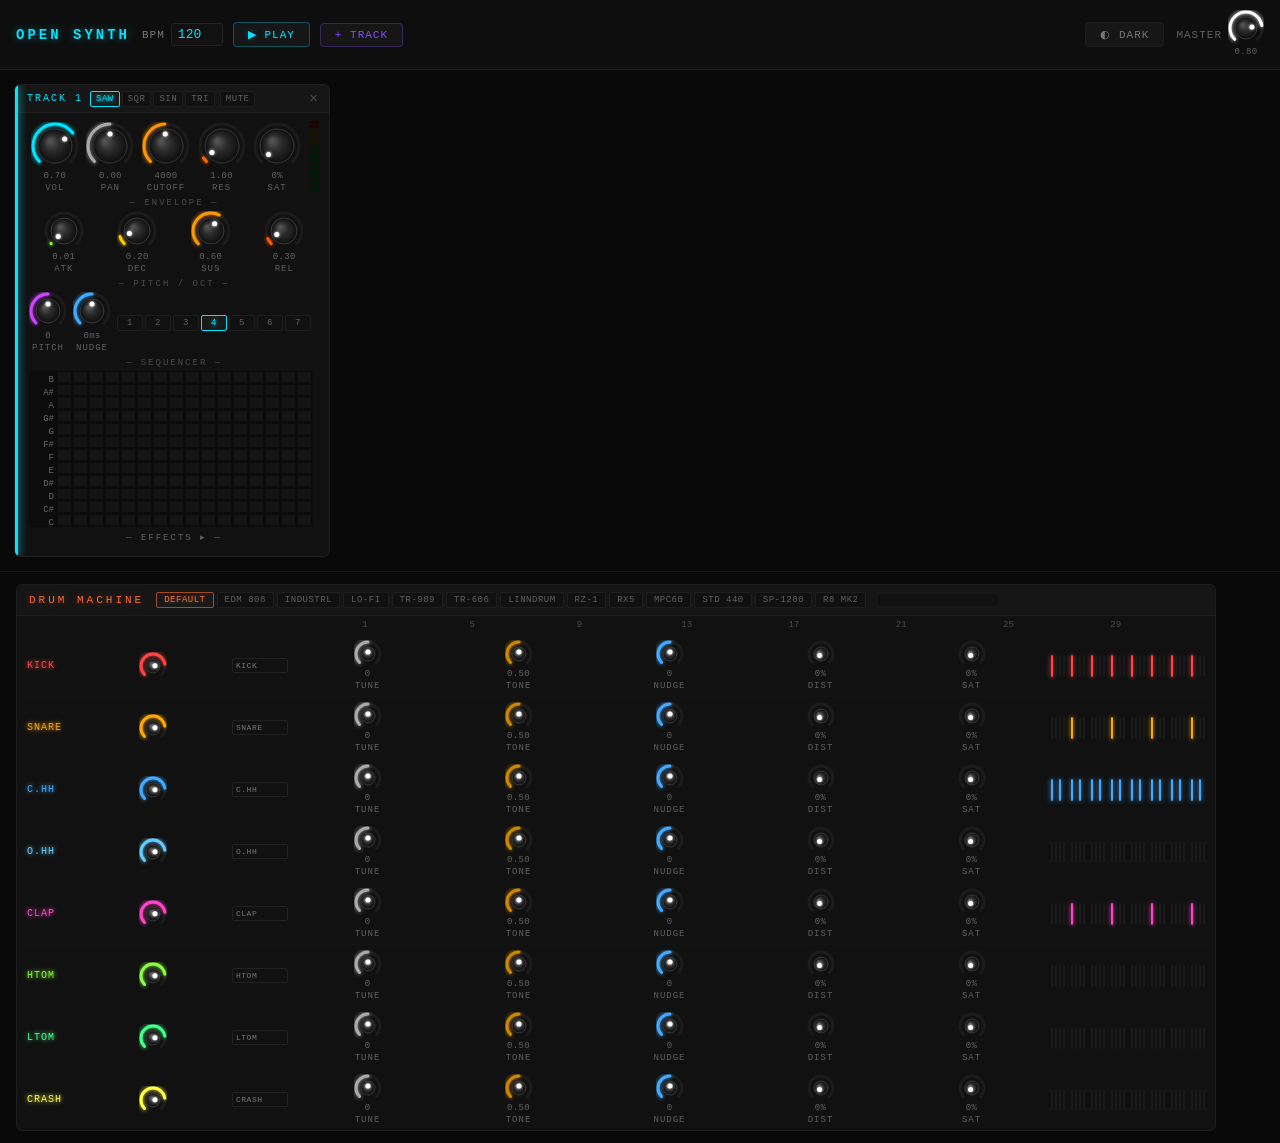
<file: index.html>
<!DOCTYPE html>
<html lang="en">
<head>
<meta charset="UTF-8">
<meta name="viewport" content="width=device-width, initial-scale=1">
<title>Open Synth</title>
<link rel="stylesheet" href="style.css">
<script>
  if (localStorage.getItem('opensynth-theme') === 'light')
    document.documentElement.classList.add('light-mode');
</script>
</head>
<body>

<header class="app-header">
  <div class="app-logo">OPEN SYNTH</div>

  <div class="transport">
    <div class="bpm-wrap">
      BPM
      <input id="bpm" class="bpm-input" value="120" type="number" min="20" max="300">
    </div>
    <button id="play-btn" class="btn btn-play" onclick="handlePlay()">&#9654; PLAY</button>
    <button class="btn btn-add" onclick="addTrack()">+ TRACK</button>
  </div>

  <button id="theme-btn" class="btn btn-theme" onclick="toggleTheme()">◐ DARK</button>

  <div class="master-wrap">
    MASTER
    <div id="master-vol-knob"></div>
  </div>
</header>

<div id="rack"></div>

<div id="drum-section"></div>

<script src="voice.js"></script>
<script src="voiceManager.js"></script>
<script src="audioEngine.js"></script>
<script src="scheduler.js"></script>
<script src="knob.js"></script>
<script src="effects.js"></script>
<script src="drums.js"></script>
<script src="ui.js"></script>

</body>
</html>
</file>
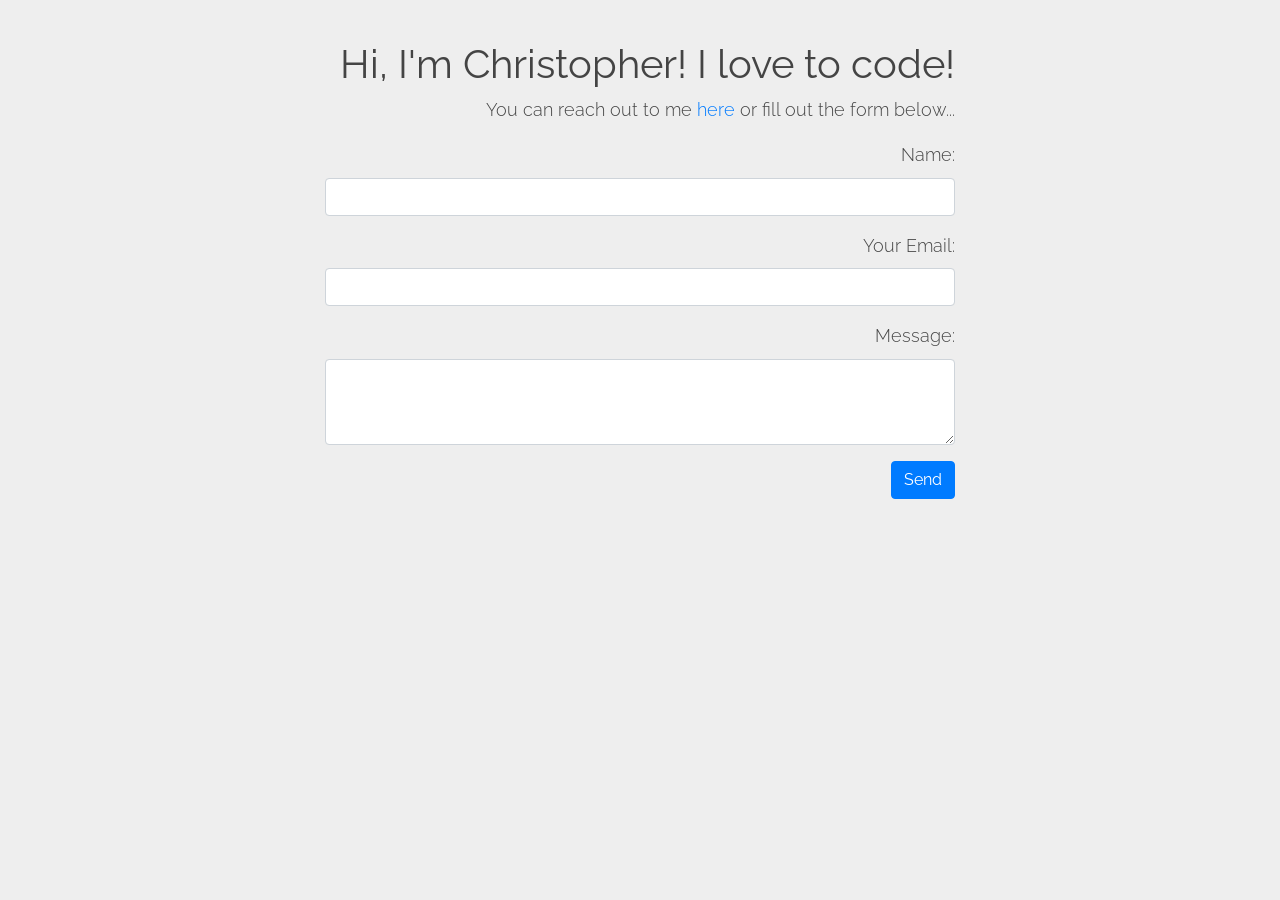
<file: Old_index.html>
<!DOCTYPE html>
<html lang="en">
<head>
    <meta charset="UTF-8">
    <meta name="viewport" content="width=device-width, initial-scale=1.0">
    <meta http-equiv="X-UA-Compatible" content="ie=edge">
    <link href="https://fonts.googleapis.com/css?family=Raleway&display=swap" rel="stylesheet">
    <title>Christopher Dion</title>
    <link href="https://fonts.googleapis.com/css?family=Raleway:300,400&display=swap" rel="stylesheet" />
    <link rel="stylesheet" href="https://stackpath.bootstrapcdn.com/bootstrap/4.4.1/css/bootstrap.min.css"
        integrity="sha384-Vkoo8x4CGsO3+Hhxv8T/Q5PaXtkKtu6ug5TOeNV6gBiFeWPGFN9MuhOf23Q9Ifjh" crossorigin="anonymous" />
    <style>
        body {
            margin: 40px auto;
            max-width: 650px;
            line-height: 1.6;
            font-size: 18px;
            color: #444;
            padding: 0 10px;
            background: #eeeeee;
            text-align: right;
            font-family: "Raleway", sans-serif;
        }
    
        h1,
        h2,
        h3 {
            line-height: 1.2;
        }
    
        h1 {
            font-weight: 400;
        }
    
        p,
        label {
            font-weight: 300;
        }
    </style>
    </head>
    
    <body>
        <h1>Hi, I'm Christopher! I love to code!</h1>
        <p>
            You can reach out to me <a href="mailto:dion315@gmail.com">here</a> or
            fill out the form below...
        </p>
        <form action="https://mailthis.to/dion315@gmail.com" method="POST">
            <div class="form-group">
                <label>Name:</label>
                <input type="text" class="form-control" name="Name" />
            </div>
            <div class="form-group">
                <label>Your Email:</label>
                <input type="email" class="form-control" name="_replyto" required />
            </div>
            <div class="form-group">
                <label>Message:</label>
                <textarea class="form-control" name="Message" rows="3"></textarea>
            </div>
            <input type="hidden" name="_honeypot" value="" /> <!-- the beauty of this is
            that it will work with the service to not allow a submittal that has
            anything in the honeypot! -->
            <button type="submit" class="btn btn-primary">Send</button>
        </form>
    </body>
    
    </html>

</head>
<body>
    
</body>
</html>
</file>
<file: style.css>
/* ── CSS Custom Properties ────────────────────────────────────────────────────── */
:root {
  /* Backgrounds */
  --bg:         #080808;
  --bg-rack:    #090909;
  --s0:         #0c0c0c;   /* seq canvas, deep wells */
  --s1:         #0e0e0e;   /* app-header, fx-rows */
  --s2:         #111111;   /* modules, drum machine, inputs */
  --s3:         #161616;   /* mod-headers, drum-header, btn bg */
  --s4:         #1a1a1a;   /* active/hover surfaces */

  /* Borders */
  --b0: #131313;
  --b1: #1a1a1a;
  --b2: #1e1e1e;
  --b3: #252525;
  --b4: #444444;

  /* Text — all bumped for readability */
  --t1: #cccccc;   /* primary body text */
  --t2: #999999;   /* secondary */
  --t3: #777777;   /* subdued (was #555) */
  --t4: #606060;   /* dim labels (was #3a3a3a / #444) */
  --t5: #4a4a4a;   /* ghost / section labels (was #252525) */

  /* Knob canvas */
  --kn-track: #1c1c1c;
  --kn-hi:    #525252;
  --kn-mid:   #2c2c2c;
  --kn-lo:    #0e0e0e;
  --kn-rim:   #3a3a3a;

  /* Sequencer grid canvas */
  --grid-off:        #141414;
  --grid-off-act:    #1e2a2a;
  --grid-lbl:        #686868;

  /* VU meter off-segments */
  --vu-r:  #200000;
  --vu-y:  #1a1000;
  --vu-g:  #001a08;

  /* Interactive */
  --input-bg:       #111111;
  --input-bdr:      #222222;
  --accent-cyan:    #00e5ff;
  --btn-play-hover: #001a1f;
  --btn-add-hover:  #0d0019;
  --scrollbar-bg:   #090909;
  --scrollbar-thumb:#252525;
}

:root.light-mode {
  --bg:         #dedede;
  --bg-rack:    #d2d2d2;
  --s0:         #eeeeee;
  --s1:         #c6c6c6;
  --s2:         #e4e4e4;
  --s3:         #d0d0d0;
  --s4:         #dadada;

  --b0: #c0c0c0;
  --b1: #b6b6b6;
  --b2: #aaaaaa;
  --b3: #989898;
  --b4: #686868;

  --t1: #1a1a1a;
  --t2: #3a3a3a;
  --t3: #555555;
  --t4: #686868;
  --t5: #888888;

  --kn-track: #aaaaaa;
  --kn-hi:    #888888;
  --kn-mid:   #666666;
  --kn-lo:    #444444;
  --kn-rim:   #888888;

  --grid-off:        #c8c8c8;
  --grid-off-act:    #b6ccd0;
  --grid-lbl:        #909090;

  --vu-r:  #f0d0d0;
  --vu-y:  #f0ead0;
  --vu-g:  #d0f0e0;

  --input-bg:       #e6e6e6;
  --input-bdr:      #b0b0b0;
  --accent-cyan:    #0088aa;
  --btn-play-hover: #d0f4ff;
  --btn-add-hover:  #ece0ff;
  --scrollbar-bg:   #d2d2d2;
  --scrollbar-thumb:#b0b0b0;
}

/* ── Reset / base ────────────────────────────────────────────────────────────── */
*, *::before, *::after { box-sizing: border-box; margin: 0; padding: 0; }

body {
  background: var(--bg);
  color: var(--t1);
  font-family: 'Courier New', Courier, monospace;
  font-size: 12px;
  min-height: 100vh;
  display: flex;
  flex-direction: column;
}

/* ── App header ──────────────────────────────────────────────────────────────── */
.app-header {
  background: var(--s1);
  border-bottom: 1px solid var(--b2);
  padding: 10px 16px;
  display: flex;
  align-items: center;
  gap: 12px;
  flex-shrink: 0;
  flex-wrap: wrap;
}

.app-logo {
  font-size: 14px;
  font-weight: bold;
  letter-spacing: 3px;
  color: var(--accent-cyan);
  text-shadow: 0 0 10px rgba(0,229,255,0.4);
  user-select: none;
  flex-shrink: 0;
}

.transport {
  display: flex;
  align-items: center;
  gap: 10px;
  flex-wrap: wrap;
}

.bpm-wrap {
  display: flex;
  align-items: center;
  gap: 6px;
  color: var(--t3);
  font-size: 11px;
  letter-spacing: 1px;
}

.bpm-input {
  width: 52px;
  background: var(--input-bg);
  color: var(--accent-cyan);
  border: 1px solid var(--input-bdr);
  border-radius: 3px;
  padding: 3px 6px;
  font-family: inherit;
  font-size: 13px;
  text-align: center;
  outline: none;
}
.bpm-input:focus { border-color: var(--accent-cyan); }

.btn {
  background: var(--s3);
  color: var(--t2);
  border: 1px solid var(--b3);
  border-radius: 4px;
  padding: 5px 14px;
  font-family: inherit;
  font-size: 11px;
  letter-spacing: 1px;
  cursor: pointer;
  transition: background 0.1s, color 0.1s, border-color 0.1s;
}
.btn:hover { background: var(--s4); color: var(--t1); border-color: var(--b4); }

.btn-play {
  color: var(--accent-cyan);
  border-color: rgba(0,229,255,0.3);
  text-shadow: 0 0 6px rgba(0,229,255,0.25);
}
.btn-play:hover  { background: var(--btn-play-hover); border-color: var(--accent-cyan); }
.btn-play.playing {
  background: #1a0000;
  color: #ff4444;
  border-color: rgba(255,68,68,0.5);
  animation: pulse 1s ease-in-out infinite;
}

@keyframes pulse {
  0%,100% { box-shadow: 0 0 0 0 rgba(255,68,68,0.15); }
  50%      { box-shadow: 0 0 0 5px rgba(255,68,68,0); }
}

.btn-add { color: #7c4dff; border-color: rgba(124,77,255,0.3); }
.btn-add:hover { background: var(--btn-add-hover); border-color: #7c4dff; }

.btn-theme {
  color: var(--t3);
  border-color: var(--b2);
  margin-left: auto;
  flex-shrink: 0;
}
.btn-theme:hover { color: var(--t1); }

.master-wrap {
  display: flex;
  align-items: center;
  gap: 6px;
  color: var(--t4);
  font-size: 11px;
  letter-spacing: 1px;
}

/* ── Rack ─────────────────────────────────────────────────────────────────────── */
#rack {
  display: flex;
  flex-direction: row;
  align-items: flex-start;
  gap: 14px;
  padding: 14px;
  overflow-x: auto;
  overflow-y: auto;
  min-height: 120px;
  max-height: 560px;
  background: var(--bg-rack);
  border-bottom: 1px solid var(--s3);
  flex-shrink: 0;
}
#rack::-webkit-scrollbar       { width: 6px; height: 6px; }
#rack::-webkit-scrollbar-track  { background: var(--scrollbar-bg); }
#rack::-webkit-scrollbar-thumb  { background: var(--scrollbar-thumb); border-radius: 3px; }

/* ── Module ───────────────────────────────────────────────────────────────────── */
.module {
  width: 316px;
  flex-shrink: 0;
  background: var(--s2);
  border: 1px solid var(--b2);
  border-radius: 6px;
  overflow: hidden;
  position: relative;
}
.module::before {
  content: '';
  position: absolute;
  left: 0; top: 0; bottom: 0; width: 3px;
  background: var(--accent, #00e5ff);
  box-shadow: 0 0 8px var(--accent, #00e5ff);
  z-index: 1;
}

.mod-header {
  background: var(--s3);
  border-bottom: 1px solid var(--b2);
  padding: 5px 7px 5px 12px;
  display: flex;
  align-items: center;
  gap: 5px;
}

.mod-name {
  font-size: 10px;
  letter-spacing: 2px;
  color: var(--accent, #00e5ff);
  flex-shrink: 0;
  margin-right: 2px;
}

/* Waveform buttons */
.wave-btns { display: flex; gap: 2px; }

.wave-btn {
  background: var(--s2);
  color: var(--t4);
  border: 1px solid var(--b2);
  border-radius: 2px;
  padding: 2px 5px;
  font-family: inherit;
  font-size: 9px;
  letter-spacing: 0.5px;
  cursor: pointer;
  transition: color 0.1s, background 0.1s;
}
.wave-btn:hover { color: var(--t2); background: var(--s4); }
.wave-btn.active {
  background: var(--s4);
  color: var(--accent, #00e5ff);
  border-color: var(--accent, #00e5ff);
  text-shadow: 0 0 4px var(--accent, #00e5ff);
}

/* Mute button */
.mod-mute { color: var(--t4); }
.mod-mute.muted {
  background: rgba(255,68,68,0.15) !important;
  color: #ff4444 !important;
  border-color: rgba(255,68,68,0.5) !important;
  text-shadow: 0 0 4px #ff4444;
}

.mod-close {
  background: none;
  color: var(--t5);
  border: none;
  font-size: 11px;
  cursor: pointer;
  padding: 2px 4px;
  border-radius: 2px;
  transition: color 0.1s;
  margin-left: auto;
}
.mod-close:hover { color: #ff4444; }

.mod-body { padding: 8px 10px 10px 14px; }

/* ── Knob rows ────────────────────────────────────────────────────────────────── */
.knob-row {
  display: flex;
  align-items: flex-end;
  gap: 4px;
  margin-bottom: 4px;
}

.knob-wrap {
  display: flex;
  flex-direction: column;
  align-items: center;
  gap: 1px;
  flex: 1;
  min-width: 0;
}

.knob-val {
  font-size: 9px;
  color: var(--t4);
  text-align: center;
  min-height: 11px;
  letter-spacing: 0.3px;
}

.knob-lbl {
  font-size: 9px;
  color: var(--t4);
  text-align: center;
  letter-spacing: 1px;
}

.vu-meter { align-self: flex-end; border-radius: 2px; margin-left: 2px; }

/* ── Section labels ───────────────────────────────────────────────────────────── */
.section-lbl {
  font-size: 9px;
  color: var(--t5);
  letter-spacing: 2px;
  text-align: center;
  margin: 5px 0 3px;
}

.fx-toggle {
  cursor: pointer;
  color: var(--t4);
  transition: color 0.15s;
}
.fx-toggle:hover { color: var(--t3); }

/* ── Sequencer canvas ─────────────────────────────────────────────────────────── */
.seq-canvas { display: block; border-radius: 2px; background: var(--s0); }

/* ── Effects panel ────────────────────────────────────────────────────────────── */
.fx-panel { display: none; margin-top: 4px; }
.fx-panel.open { display: block; }

.fx-adder {
  display: flex;
  flex-wrap: wrap;
  gap: 3px;
  margin-bottom: 6px;
}

.fx-add-btn {
  background: var(--s0);
  color: var(--t4);
  border: 1px solid var(--b2);
  border-radius: 2px;
  padding: 2px 7px;
  font-family: inherit;
  font-size: 9px;
  letter-spacing: 0.5px;
  cursor: pointer;
  transition: color 0.1s, border-color 0.1s, background 0.1s;
}
.fx-add-btn:hover {
  color: var(--accent-cyan);
  border-color: rgba(0,229,255,0.4);
  background: var(--btn-play-hover);
}

.fx-rows { display: flex; flex-direction: column; gap: 4px; }

.fx-row {
  display: flex;
  align-items: flex-end;
  gap: 4px;
  background: var(--s1);
  border: 1px solid var(--b1);
  border-radius: 3px;
  padding: 4px 6px;
}

.fx-name {
  font-size: 9px;
  letter-spacing: 1px;
  color: var(--t3);
  width: 38px;
  flex-shrink: 0;
  align-self: center;
}

.fx-knobs { display: flex; gap: 2px; flex: 1; }
.fx-knobs .knob-wrap { flex: 1; }

.fx-remove {
  background: none;
  color: var(--t5);
  border: none;
  font-size: 14px;
  cursor: pointer;
  padding: 0 2px;
  line-height: 1;
  align-self: center;
  transition: color 0.1s;
}
.fx-remove:hover { color: #ff4444; }

/* ── Drum machine ─────────────────────────────────────────────────────────────── */
#drum-section {
  flex: 1;
  overflow-y: auto;
  overflow-x: auto;
  background: var(--bg-rack);
  padding: 12px 16px;
}
#drum-section::-webkit-scrollbar       { width: 6px; height: 6px; }
#drum-section::-webkit-scrollbar-track  { background: var(--scrollbar-bg); }
#drum-section::-webkit-scrollbar-thumb  { background: var(--scrollbar-thumb); border-radius: 3px; }

.drum-machine {
  background: var(--s2);
  border: 1px solid var(--b2);
  border-radius: 6px;
  overflow: hidden;
  max-width: 1200px;
  min-width: 600px;
}

.drum-header {
  background: var(--s3);
  border-bottom: 1px solid var(--b2);
  padding: 7px 12px;
  display: flex;
  align-items: center;
  gap: 12px;
  flex-wrap: wrap;
}

.drum-title-text {
  font-size: 11px;
  letter-spacing: 3px;
  color: #ff6b35;
  text-shadow: 0 0 8px rgba(255,107,53,0.4);
  flex-shrink: 0;
}

/* Kit selector */
.kit-btns { display: flex; gap: 3px; }

.kit-btn {
  background: var(--s2);
  color: var(--t4);
  border: 1px solid var(--b2);
  border-radius: 2px;
  padding: 2px 7px;
  font-family: inherit;
  font-size: 9px;
  letter-spacing: 0.5px;
  cursor: pointer;
  transition: color 0.1s, border-color 0.1s, background 0.1s;
}
.kit-btn:hover { color: var(--t2); background: var(--s4); }
.kit-btn.active {
  background: var(--s4);
  color: #ff6b35;
  border-color: rgba(255,107,53,0.6);
  text-shadow: 0 0 4px rgba(255,107,53,0.4);
}

.drum-master-meter { flex: 1; max-width: 120px; border-radius: 2px; }

/* Ruler */
.drum-ruler {
  display: flex;
  align-items: center;
  padding: 3px 10px;
  border-bottom: 1px solid var(--b0);
}
.drum-row-spacer { width: 326px; flex-shrink: 0; }
.drum-ruler-num {
  flex: 1;
  text-align: center;
  font-size: 9px;
  color: var(--t5);
  height: 12px;
  line-height: 12px;
}
.drum-ruler-num.group-start { margin-left: 4px; }
.drum-ruler-num:first-child  { margin-left: 0; }

/* Channel rows */
.drum-row {
  display: flex;
  align-items: center;
  padding: 5px 10px;
  border-bottom: 1px solid var(--b0);
  gap: 8px;
}
.drum-row:last-child { border-bottom: none; }

.drum-ch-label {
  width: 46px;
  font-size: 10px;
  letter-spacing: 1px;
  flex-shrink: 0;
  text-shadow: 0 0 5px currentColor;
}

.drum-vol-knob { width: 28px; flex-shrink: 0; }
.drum-vol-knob .knob-lbl,
.drum-vol-knob .knob-val { display: none; }

/* Drum type select */
.drum-type-select {
  width: 56px;
  flex-shrink: 0;
  background: var(--input-bg);
  color: var(--t3);
  border: 1px solid var(--input-bdr);
  border-radius: 2px;
  font-family: 'Courier New', Courier, monospace;
  font-size: 8px;
  letter-spacing: 0.5px;
  padding: 2px 3px;
  cursor: pointer;
  outline: none;
  appearance: none;
  -webkit-appearance: none;
}
.drum-type-select:focus { border-color: var(--b4); }

/* Drum tune / tone / nudge / dist / sat knobs */
.drum-tune-knob,
.drum-tone-knob,
.drum-nudge-knob,
.drum-dist-knob,
.drum-sat-knob { width: 28px; flex-shrink: 0; }

/* Octave selector */
.oct-btns {
  display: flex;
  gap: 2px;
  flex: 1;
  justify-content: flex-start;
}

.oct-btn {
  background: var(--s2);
  color: var(--t4);
  border: 1px solid var(--b2);
  border-radius: 2px;
  padding: 2px 0;
  width: 26px;
  font-family: inherit;
  font-size: 9px;
  letter-spacing: 0.5px;
  cursor: pointer;
  transition: color 0.1s, background 0.1s;
}
.oct-btn:hover { color: var(--t2); background: var(--s4); }
.oct-btn.active {
  background: var(--s4);
  color: var(--accent, #00e5ff);
  border-color: var(--accent, #00e5ff);
  text-shadow: 0 0 4px var(--accent, #00e5ff);
}

.drum-steps { display: flex; gap: 2px; flex: 1; }

/* Step button */
.drum-step {
  flex: 1;
  height: 22px;
  background: var(--b0);
  border: 1px solid var(--b1);
  border-radius: 2px;
  cursor: pointer;
  transition: background 0.05s, box-shadow 0.05s;
  padding: 0;
}
.drum-step.group-start { margin-left: 4px; }
.drum-step:first-child  { margin-left: 0; }
.drum-step:hover { background: var(--s4); }
.drum-step.active {
  background: var(--col, #ff6b35);
  border-color: var(--col, #ff6b35);
  box-shadow: 0 0 5px var(--col, #ff6b35);
}
.drum-step.playing {
  outline: 1px solid rgba(255,255,255,0.2);
  outline-offset: -1px;
}
.drum-step.active.playing {
  background: #ffffff;
  border-color: #ffffff;
  box-shadow: 0 0 10px #fff, 0 0 20px var(--col, #ff6b35);
}

/* ── Light mode adjustments ───────────────────────────────────────────────────── */
:root.light-mode .app-logo { text-shadow: none; }
:root.light-mode .btn-play { text-shadow: none; }
:root.light-mode .drum-title-text { text-shadow: none; }
:root.light-mode .module::before { box-shadow: none; }

/* Accent-colored text needs darkening on light backgrounds */
:root.light-mode .mod-name,
:root.light-mode .wave-btn.active,
:root.light-mode .oct-btn.active {
  color: color-mix(in srgb, var(--accent, #00e5ff), #000000 55%);
  text-shadow: none;
}

:root.light-mode .kit-btn.active {
  color: color-mix(in srgb, #ff6b35, #000000 45%);
  text-shadow: none;
}

:root.light-mode .drum-step.playing {
  outline-color: rgba(0,0,0,0.25);
}
:root.light-mode .drum-step.active.playing {
  background: var(--col, #ff6b35);
  border-color: #ffffff;
  box-shadow: 0 0 6px rgba(0,0,0,0.3), 0 0 12px var(--col, #ff6b35);
}

:root.light-mode .drum-ch-label { text-shadow: none; }

/* ── Touch / Mobile ──────────────────────────────────────────────────────────── */

/* Remove 300ms tap delay on interactive elements */
button, .drum-step { touch-action: manipulation; }

/* Momentum scrolling on iOS */
#rack, #drum-section { -webkit-overflow-scrolling: touch; }

/* Prevent text selection / callout on long-press */
button, canvas { -webkit-user-select: none; user-select: none; }

/* Kit buttons may wrap on narrow screens */
.kit-btns { flex-wrap: wrap; }

/* Touch-friendly targets on coarse-pointer (touch) devices */
@media (hover: none) and (pointer: coarse) {
  .drum-step { height: 30px; }

  .wave-btn,
  .kit-btn,
  .oct-btn,
  .fx-add-btn { padding: 5px 8px; min-height: 30px; }

  .drum-type-select { height: 30px; }

  /* BPM and play button bigger for fat fingers */
  .bpm-input  { font-size: 15px; padding: 5px 8px; width: 60px; }
  .btn        { padding: 8px 16px; }
}

/* ── Responsive header ────────────────────────────────────────────────────────── */
@media (max-width: 680px) {
  .btn-theme { margin-left: 0; }
  .master-wrap { margin-left: 0; }
}
</file>
